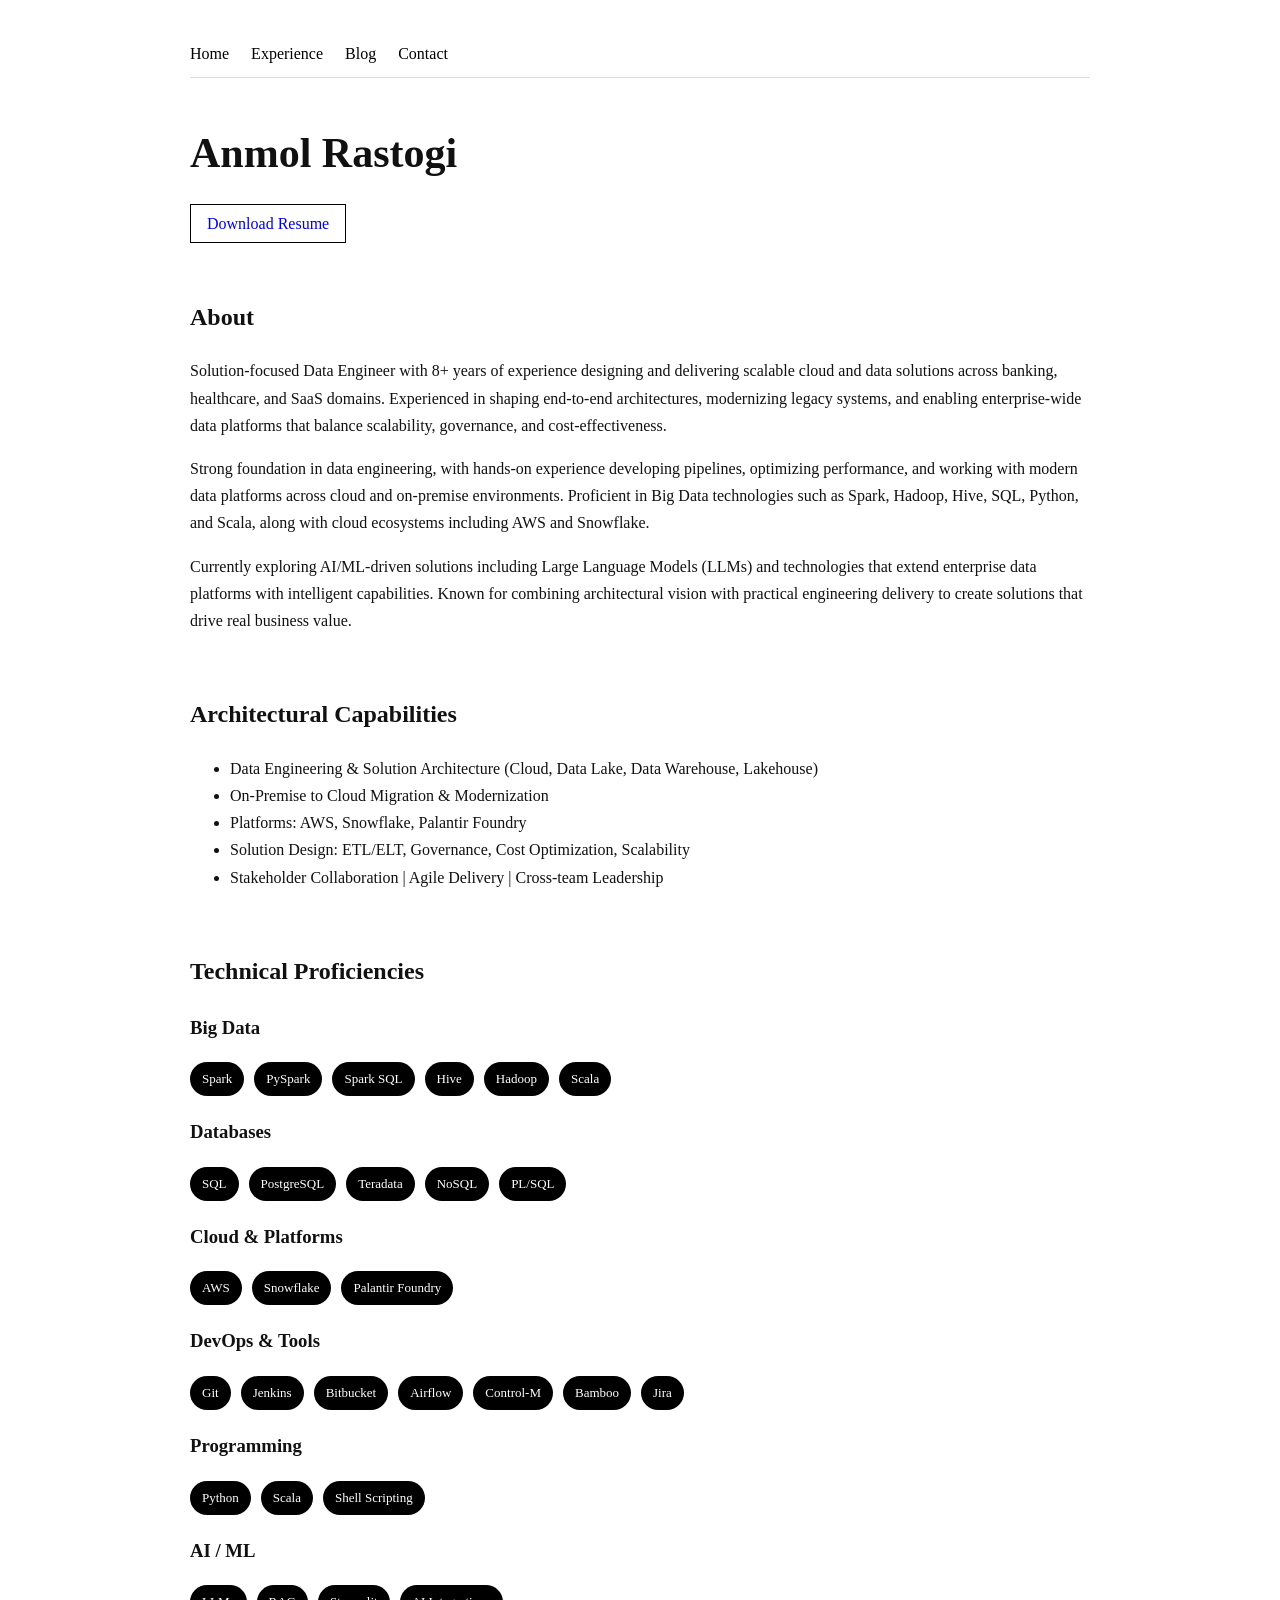
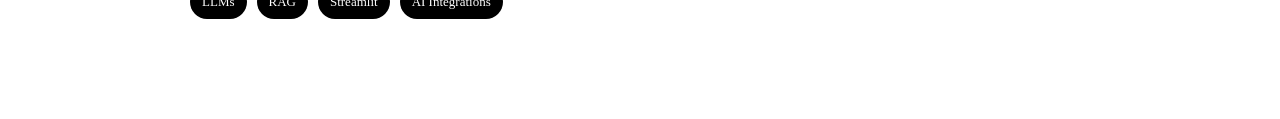
<file: index.html>
<!DOCTYPE html>
<html>
<head>
<meta charset="UTF-8">
<title>Anmol Rastogi</title>
<link rel="stylesheet" href="assets/css/style.css">
</head>

<body>

<nav>
<a href="index.html">Home</a>
<a href="experience.html">Experience</a>
<a href="blog.html">Blog</a>
<a href="contact.html">Contact</a>
</nav>

<header class="hero">
<h1>Anmol Rastogi</h1>
<div class="hero-buttons">
<a class="btn" href="resume.pdf" download>
Download Resume
</a>
</div>
</header>

<section>

<h2>About</h2>

<p>
Solution-focused Data Engineer with 8+ years of experience designing and delivering scalable cloud and data solutions across banking, healthcare, and SaaS domains. Experienced in shaping end-to-end architectures, modernizing legacy systems, and enabling enterprise-wide data platforms that balance scalability, governance, and cost-effectiveness.
</p>

<p>
Strong foundation in data engineering, with hands-on experience developing pipelines, optimizing performance, and working with modern data platforms across cloud and on-premise environments. Proficient in Big Data technologies such as Spark, Hadoop, Hive, SQL, Python, and Scala, along with cloud ecosystems including AWS and Snowflake.
</p>

<p>
Currently exploring AI/ML-driven solutions including Large Language Models (LLMs) and technologies that extend enterprise data platforms with intelligent capabilities. Known for combining architectural vision with practical engineering delivery to create solutions that drive real business value.
</p>

</section>

<section>

<h2>Architectural Capabilities</h2>

<ul>
<li>Data Engineering & Solution Architecture (Cloud, Data Lake, Data Warehouse, Lakehouse)</li>
<li>On-Premise to Cloud Migration & Modernization</li>
<li>Platforms: AWS, Snowflake, Palantir Foundry</li>
<li>Solution Design: ETL/ELT, Governance, Cost Optimization, Scalability</li>
<li>Stakeholder Collaboration | Agile Delivery | Cross-team Leadership</li>
</ul>

</section>

<section>

<h2>Technical Proficiencies</h2>

<h3>Big Data</h3>
<div class="tags">
<span>Spark</span>
<span>PySpark</span>
<span>Spark SQL</span>
<span>Hive</span>
<span>Hadoop</span>
<span>Scala</span>
</div>

<h3>Databases</h3>
<div class="tags">
<span>SQL</span>
<span>PostgreSQL</span>
<span>Teradata</span>
<span>NoSQL</span>
<span>PL/SQL</span>
</div>

<h3>Cloud & Platforms</h3>
<div class="tags">
<span>AWS</span>
<span>Snowflake</span>
<span>Palantir Foundry</span>
</div>

<h3>DevOps & Tools</h3>
<div class="tags">
<span>Git</span>
<span>Jenkins</span>
<span>Bitbucket</span>
<span>Airflow</span>
<span>Control-M</span>
<span>Bamboo</span>
<span>Jira</span>
</div>

<h3>Programming</h3>
<div class="tags">
<span>Python</span>
<span>Scala</span>
<span>Shell Scripting</span>
</div>

<h3>AI / ML</h3>
<div class="tags">
<span>LLMs</span>
<span>RAG</span>
<span>Streamlit</span>
<span>AI Integrations</span>
</div>

</section>

</body>
</html>
</file>
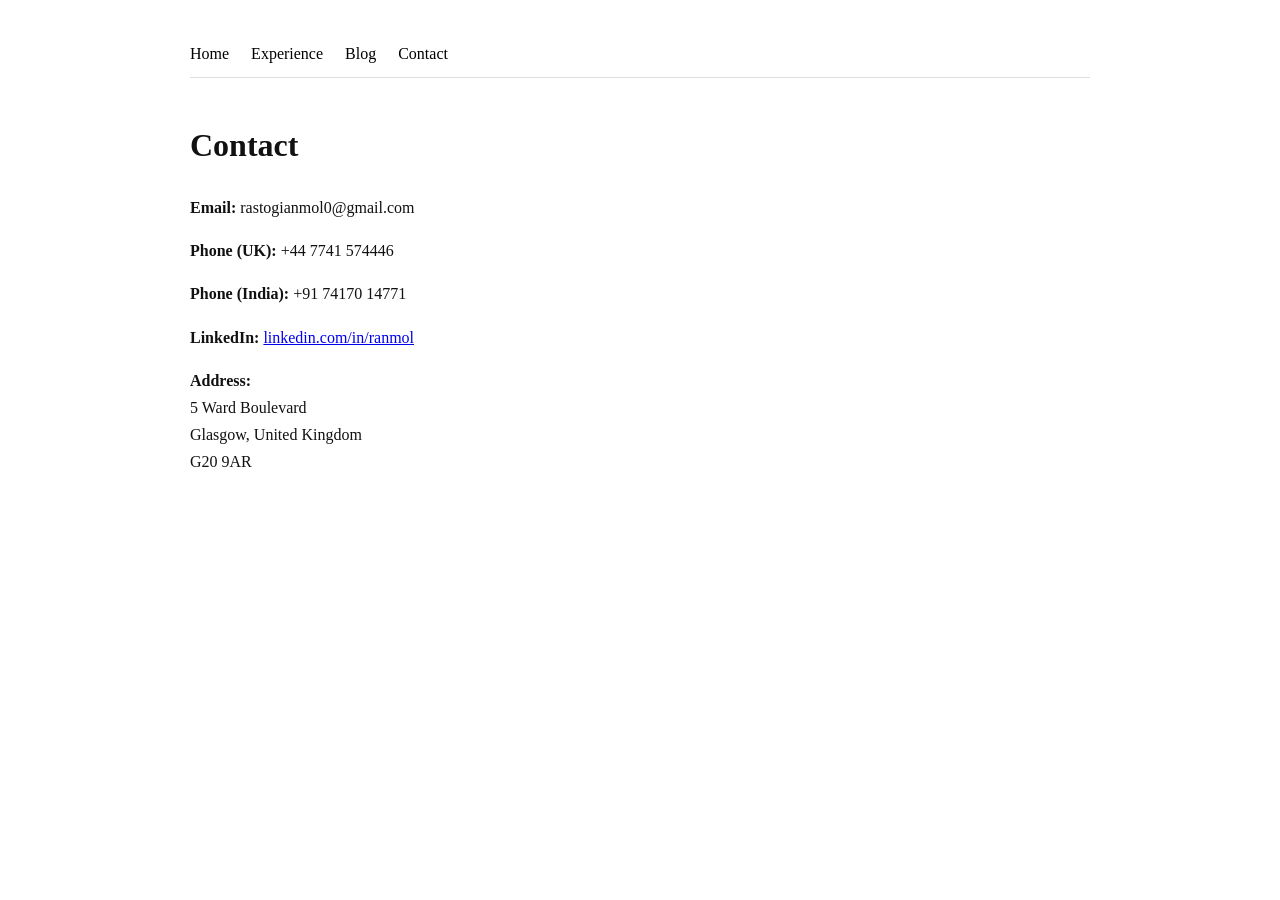
<file: contact.html>
<!DOCTYPE html>
<html>
<head>
<meta charset="UTF-8">
<title>Contact</title>
<link rel="stylesheet" href="assets/css/style.css">
</head>

<body>

<nav>
<a href="index.html">Home</a>
<a href="experience.html">Experience</a>
<a href="blog.html">Blog</a>
<a href="contact.html">Contact</a>
</nav>

<h1>Contact</h1>

<p><b>Email:</b> rastogianmol0@gmail.com</p>

<p><b>Phone (UK):</b> +44 7741 574446</p>

<p><b>Phone (India):</b> +91 74170 14771</p>

<p><b>LinkedIn:</b>
<a href="https://linkedin.com/in/ranmol">linkedin.com/in/ranmol</a>
</p>

<p><b>Address:</b><br>
5 Ward Boulevard<br>
Glasgow, United Kingdom<br>
G20 9AR
</p>

</body>
</html>
</file>
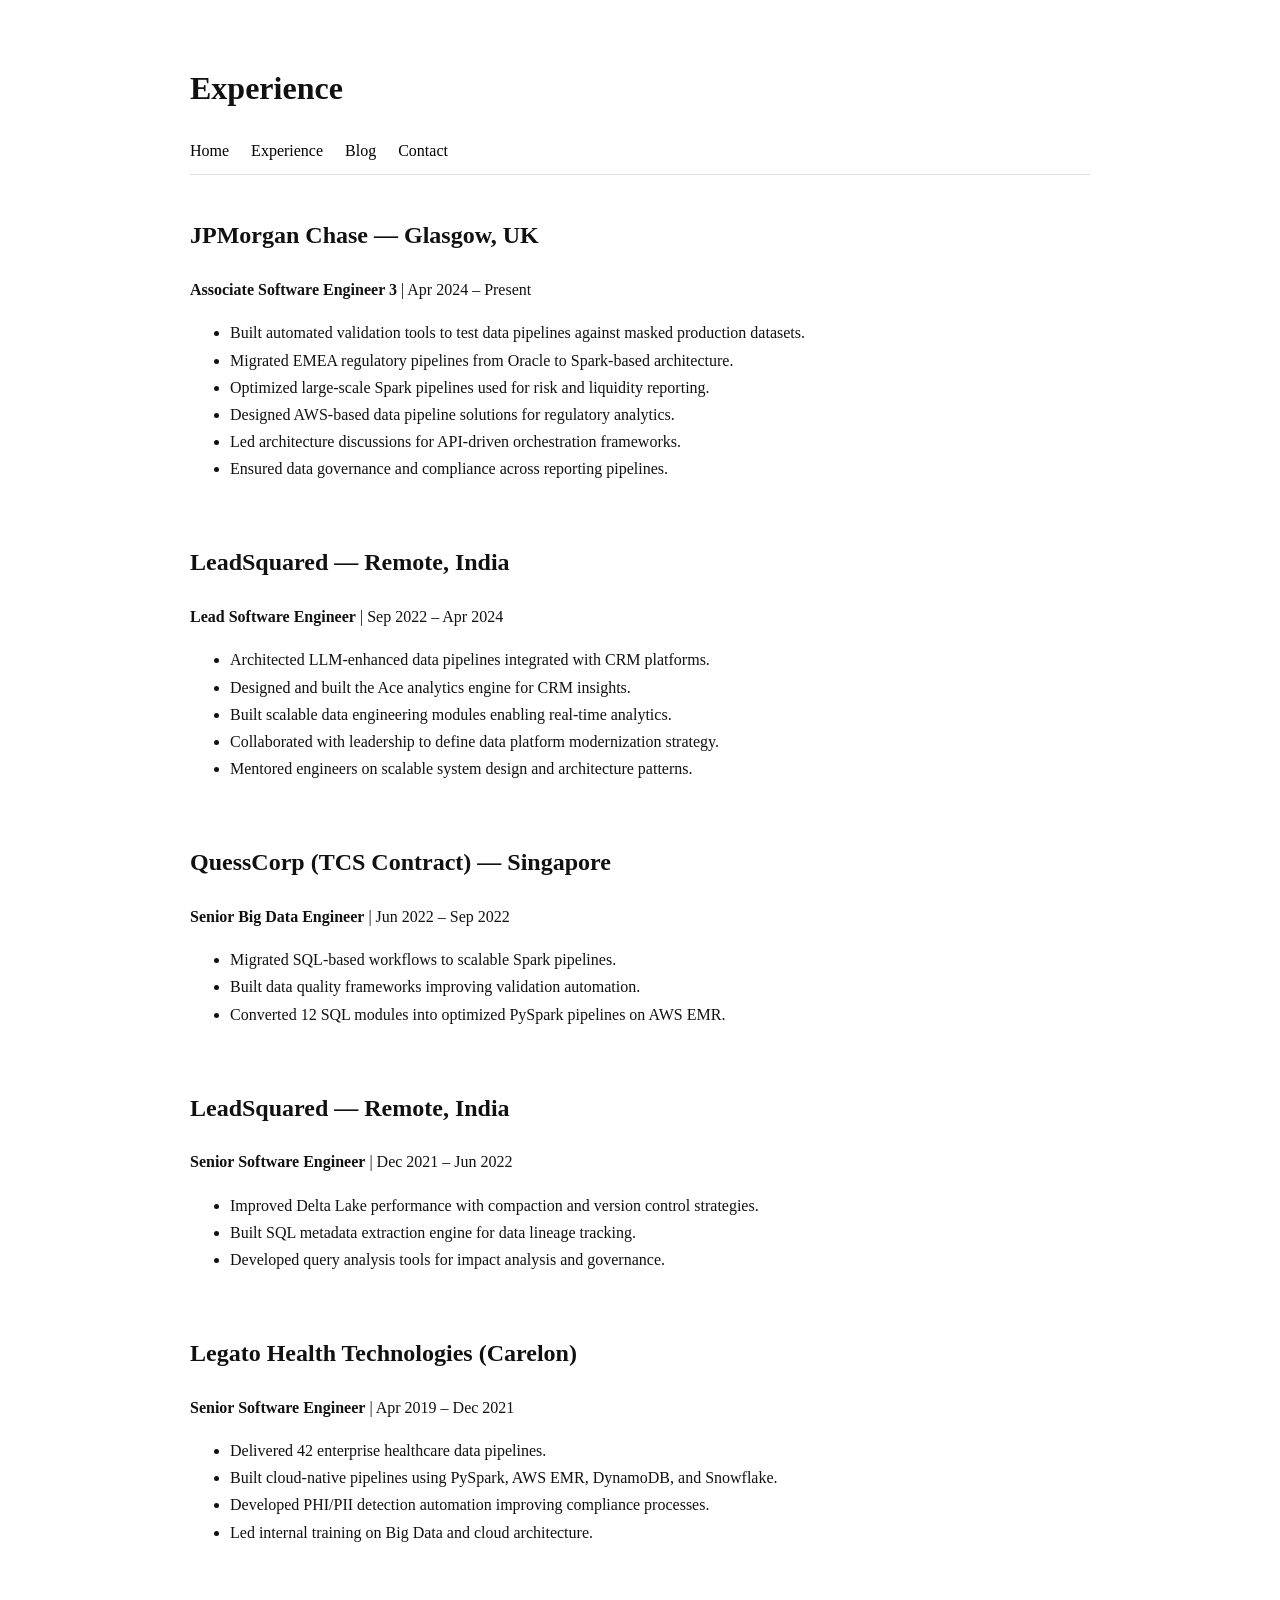
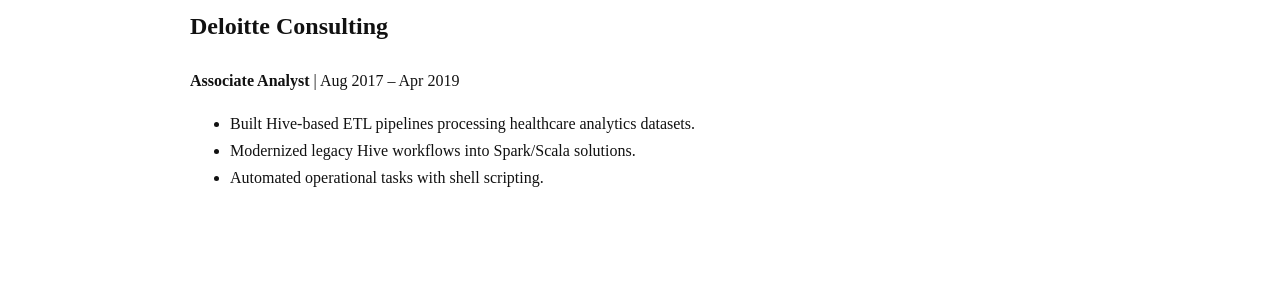
<file: experience.html>
<!DOCTYPE html>
<html>
<head>
<meta charset="UTF-8">
<title>Experience</title>
<link rel="stylesheet" href="assets/css/style.css">
</head>

<body>

<h1>Experience</h1>

<nav>
<a href="index.html">Home</a>
<a href="experience.html">Experience</a>
<a href="blog.html">Blog</a>
<a href="contact.html">Contact</a>
</nav>

<section>

<h2>JPMorgan Chase — Glasgow, UK</h2>
<p><b>Associate Software Engineer 3</b> | Apr 2024 – Present</p>

<ul>
<li>Built automated validation tools to test data pipelines against masked production datasets.</li>
<li>Migrated EMEA regulatory pipelines from Oracle to Spark-based architecture.</li>
<li>Optimized large-scale Spark pipelines used for risk and liquidity reporting.</li>
<li>Designed AWS-based data pipeline solutions for regulatory analytics.</li>
<li>Led architecture discussions for API-driven orchestration frameworks.</li>
<li>Ensured data governance and compliance across reporting pipelines.</li>
</ul>

</section>

<section>

<h2>LeadSquared — Remote, India</h2>
<p><b>Lead Software Engineer</b> | Sep 2022 – Apr 2024</p>

<ul>
<li>Architected LLM-enhanced data pipelines integrated with CRM platforms.</li>
<li>Designed and built the Ace analytics engine for CRM insights.</li>
<li>Built scalable data engineering modules enabling real-time analytics.</li>
<li>Collaborated with leadership to define data platform modernization strategy.</li>
<li>Mentored engineers on scalable system design and architecture patterns.</li>
</ul>

</section>

<section>

<h2>QuessCorp (TCS Contract) — Singapore</h2>
<p><b>Senior Big Data Engineer</b> | Jun 2022 – Sep 2022</p>

<ul>
<li>Migrated SQL-based workflows to scalable Spark pipelines.</li>
<li>Built data quality frameworks improving validation automation.</li>
<li>Converted 12 SQL modules into optimized PySpark pipelines on AWS EMR.</li>
</ul>

</section>

<section>

<h2>LeadSquared — Remote, India</h2>
<p><b>Senior Software Engineer</b> | Dec 2021 – Jun 2022</p>

<ul>
<li>Improved Delta Lake performance with compaction and version control strategies.</li>
<li>Built SQL metadata extraction engine for data lineage tracking.</li>
<li>Developed query analysis tools for impact analysis and governance.</li>
</ul>

</section>

<section>

<h2>Legato Health Technologies (Carelon)</h2>
<p><b>Senior Software Engineer</b> | Apr 2019 – Dec 2021</p>

<ul>
<li>Delivered 42 enterprise healthcare data pipelines.</li>
<li>Built cloud-native pipelines using PySpark, AWS EMR, DynamoDB, and Snowflake.</li>
<li>Developed PHI/PII detection automation improving compliance processes.</li>
<li>Led internal training on Big Data and cloud architecture.</li>
</ul>

</section>

<section>

<h2>Deloitte Consulting</h2>
<p><b>Associate Analyst</b> | Aug 2017 – Apr 2019</p>

<ul>
<li>Built Hive-based ETL pipelines processing healthcare analytics datasets.</li>
<li>Modernized legacy Hive workflows into Spark/Scala solutions.</li>
<li>Automated operational tasks with shell scripting.</li>
</ul>

</section>

</body>
</html>
</file>
<file: assets/css/style.css>
body{
font-family: Georgia, serif;
max-width:900px;
margin:auto;
padding:40px 20px;
line-height:1.7;
color:#111;
}

nav{
border-bottom:1px solid #ddd;
padding-bottom:10px;
margin-bottom:40px;
}

nav a{
margin-right:18px;
text-decoration:none;
color:black;
font-weight:500;
}

.container{
display:flex;
gap:40px;
}

.sidebar{
width:220px;
position:sticky;
top:20px;
height:100%;
}

.sidebar a{
display:block;
margin:10px 0;
}

.content{
flex:1;
}

.blog{
margin-bottom:80px;
}

.toc{
border:1px solid #eee;
padding:15px;
margin-bottom:30px;
background:#fafafa;
}

.btn-outline{
border:1px solid #ccc;
padding:10px 16px;
text-decoration:none;
}

section{
margin-bottom:60px;
}

.tags{
display:flex;
flex-wrap:wrap;
gap:10px;
margin-bottom:20px;
}

.tags span{
background:black;
color:white;
padding:6px 12px;
border-radius:20px;
font-size:13px;
}

.hero{
margin-bottom:60px;
}

.hero h1{
font-size:42px;
margin-bottom:10px;
}

.subtitle{
font-size:18px;
color:#555;
}

.hero-buttons{
margin-top:20px;
}

.btn{
border:1px solid black;
padding:10px 16px;
text-decoration:none;
margin-right:10px;
}
</file>
